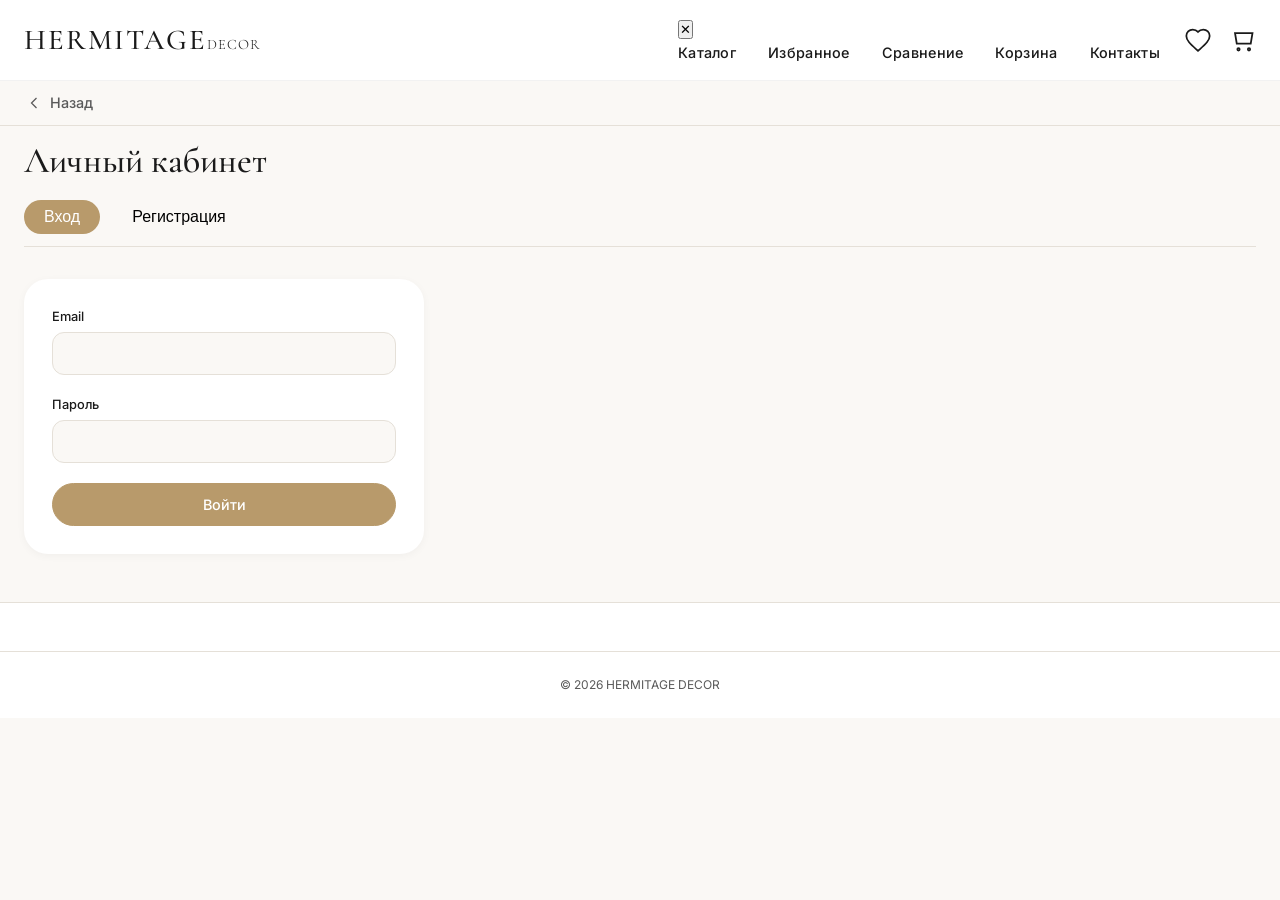
<file: account.html>
<!DOCTYPE html>
<html lang="ru">
<head>
  <meta charset="UTF-8" />
  <meta name="viewport" content="width=device-width, initial-scale=1.0, viewport-fit=cover" />
  <title>Личный кабинет — HERMITAGE DECOR</title>
  <link rel="preconnect" href="https://fonts.googleapis.com" />
  <link rel="preconnect" href="https://fonts.gstatic.com" crossorigin />
  <link href="https://fonts.googleapis.com/css2?family=Cormorant+Garamond:wght@400;500;600&family=Inter:wght@300;400;500;600&display=swap" rel="stylesheet" />
  <link rel="stylesheet" href="css/styles.css" />
</head>
<body data-page-back="index.html" data-page-title="Личный кабинет">
  <header class="site-header site-header--solid">
    <div class="site-header__inner">
      <button class="nav-toggle" aria-label="Меню"><span></span><span></span><span></span></button>
      <a href="index.html" class="logo">HERMITAGE<span>DECOR</span></a>
      <nav class="site-nav">
        <ul>
          <li><a href="catalog.html">Каталог</a></li>
          <li><a href="favorites.html">Избранное</a></li>
          <li><a href="compare.html">Сравнение</a></li>
          <li><a href="cart.html">Корзина</a></li>
          <li><a href="index.html#footer">Контакты</a></li>
        </ul>
      </nav>
      <div class="header-actions">
        <a href="favorites.html" class="icon-btn"><svg viewBox="0 0 24 24" fill="none" stroke="currentColor" stroke-width="1.5"><path d="M12 21.35l-1.45-1.32C5.4 15.36 2 12.28 2 8.5 2 5.42 4.42 3 7.5 3c1.74 0 3.41.81 4.5 2.09C13.09 3.81 14.76 3 16.5 3 19.58 3 22 5.42 22 8.5c0 3.78-3.4 6.86-8.55 11.54L12 21.35z"/></svg><span class="badge-count" data-fav-count hidden>0</span></a>
        <a href="cart.html" class="icon-btn"><svg viewBox="0 0 24 24" fill="none" stroke="currentColor" stroke-width="1.5"><path d="M6 6h15l-1.5 9h-12z"/><circle cx="9" cy="20" r="1"/><circle cx="18" cy="20" r="1"/></svg><span class="badge-count" data-cart-count hidden>0</span></a>
      </div>
    </div>
  </header>

  <header class="page-header"><div class="container"><h1>Личный кабинет</h1></div></header>

  <div class="container section" style="padding-top: 0;" id="account-root"></div>

  <footer class="site-footer"><div class="container footer-copy">© 2026 HERMITAGE DECOR</div></footer>

  <script src="js/data.js"></script>
  <script src="js/app.js"></script>
  <script>
    const root = document.getElementById('account-root');
    const user = Store.user();
    const hash = window.location.hash.slice(1) || (user ? 'profile' : 'login');

    function showPanel(name) {
      root.querySelectorAll('.account-panel').forEach((p) => p.classList.toggle('is-active', p.id === `panel-${name}`));
      root.querySelectorAll('[data-tab-link]').forEach((a) => a.classList.toggle('is-active', a.dataset.tabLink === name));
      window.location.hash = name;
    }

    if (!user) {
      root.innerHTML = `
        <div class="account-tabs">
          <button type="button" data-tab-link="login" class="is-active">Вход</button>
          <button type="button" data-tab-link="register">Регистрация</button>
        </div>
        <div id="panel-login" class="account-panel is-active" style="max-width: 400px;">
          <form id="login-form" class="checkout-form">
            <div class="form-group"><label>Email</label><input type="email" name="email" required /></div>
            <div class="form-group"><label>Пароль</label><input type="password" name="password" required /></div>
            <button type="submit" class="btn btn--primary btn--block">Войти</button>
          </form>
        </div>
        <div id="panel-register" class="account-panel" style="max-width: 400px;">
          <form id="register-form" class="checkout-form">
            <div class="form-group"><label>Имя</label><input type="text" name="firstName" required /></div>
            <div class="form-group"><label>Фамилия</label><input type="text" name="lastName" required /></div>
            <div class="form-group"><label>Телефон</label><input type="tel" name="phone" required /></div>
            <div class="form-group"><label>Email</label><input type="email" name="email" required /></div>
            <div class="form-group"><label>Пароль</label><input type="password" name="password" required minlength="6" /></div>
            <button type="submit" class="btn btn--primary btn--block">Зарегистрироваться</button>
          </form>
        </div>`;
      root.querySelectorAll('[data-tab-link]').forEach((btn) => {
        btn.addEventListener('click', () => showPanel(btn.dataset.tabLink));
      });
      if (hash === 'register') showPanel('register');
    } else {
      const orders = Store.orders();
      const favProducts = Store.favorites().map(getProduct).filter(Boolean);

      root.innerHTML = `
        <p style="margin-bottom: 24px;">Здравствуйте, <strong>${user.firstName}</strong></p>
        <div class="account-tabs">
          <button type="button" data-tab-link="profile" class="is-active">Личные данные</button>
          <button type="button" data-tab-link="favorites">Избранное</button>
          <button type="button" data-tab-link="orders">История заявок</button>
        </div>
        <div id="panel-profile" class="account-panel is-active" style="max-width: 480px;">
          <form id="profile-form" class="checkout-form">
            <div class="form-group"><label>Имя</label><input type="text" name="firstName" value="${user.firstName}" required /></div>
            <div class="form-group"><label>Фамилия</label><input type="text" name="lastName" value="${user.lastName}" required /></div>
            <div class="form-group"><label>Телефон</label><input type="tel" name="phone" value="${user.phone || ''}" required /></div>
            <div class="form-group"><label>Email</label><input type="email" value="${user.email}" disabled style="opacity:0.6;" /></div>
            <button type="submit" class="btn btn--primary btn--block">Сохранить</button>
            <button type="button" class="btn btn--outline btn--block mt-2" data-logout>Выйти</button>
          </form>
        </div>
        <div id="panel-favorites" class="account-panel">
          <div class="products-grid" id="account-fav-grid"></div>
        </div>
        <div id="panel-orders" class="account-panel">
          <div id="orders-list"></div>
        </div>`;

      const favGrid = document.getElementById('account-fav-grid');
      if (favProducts.length) {
        favGrid.innerHTML = favProducts.map((p) => renderProductCard(p)).join('');
        initFavButtons(favGrid);
        initProductCardImages(favGrid);
      } else {
        favGrid.innerHTML = '<div class="empty-state"><p>Избранное пусто</p></div>';
      }

      const ordersList = document.getElementById('orders-list');
      if (orders.length) {
        ordersList.innerHTML = orders.map((o) => `
          <div class="order-card">
            <p class="order-card__date">${new Date(o.date).toLocaleString('ru-RU')}</p>
            <p><strong>${o.firstName} ${o.lastName}</strong> · ${o.phone}</p>
            <ul style="margin-top:8px;font-size:14px;color:var(--text-secondary);">
              ${o.items.map((i) => `<li>${i.name}${i.qty > 1 ? ` ×${i.qty}` : ''}</li>`).join('')}
            </ul>
          </div>
        `).join('');
      } else {
        ordersList.innerHTML = '<div class="empty-state"><p>Заявок пока нет</p></div>';
      }

      root.querySelectorAll('[data-tab-link]').forEach((btn) => {
        btn.addEventListener('click', () => showPanel(btn.dataset.tabLink));
      });
      if (['profile', 'favorites', 'orders'].includes(hash)) showPanel(hash);
    }
  </script>
</body>
</html>
</file>
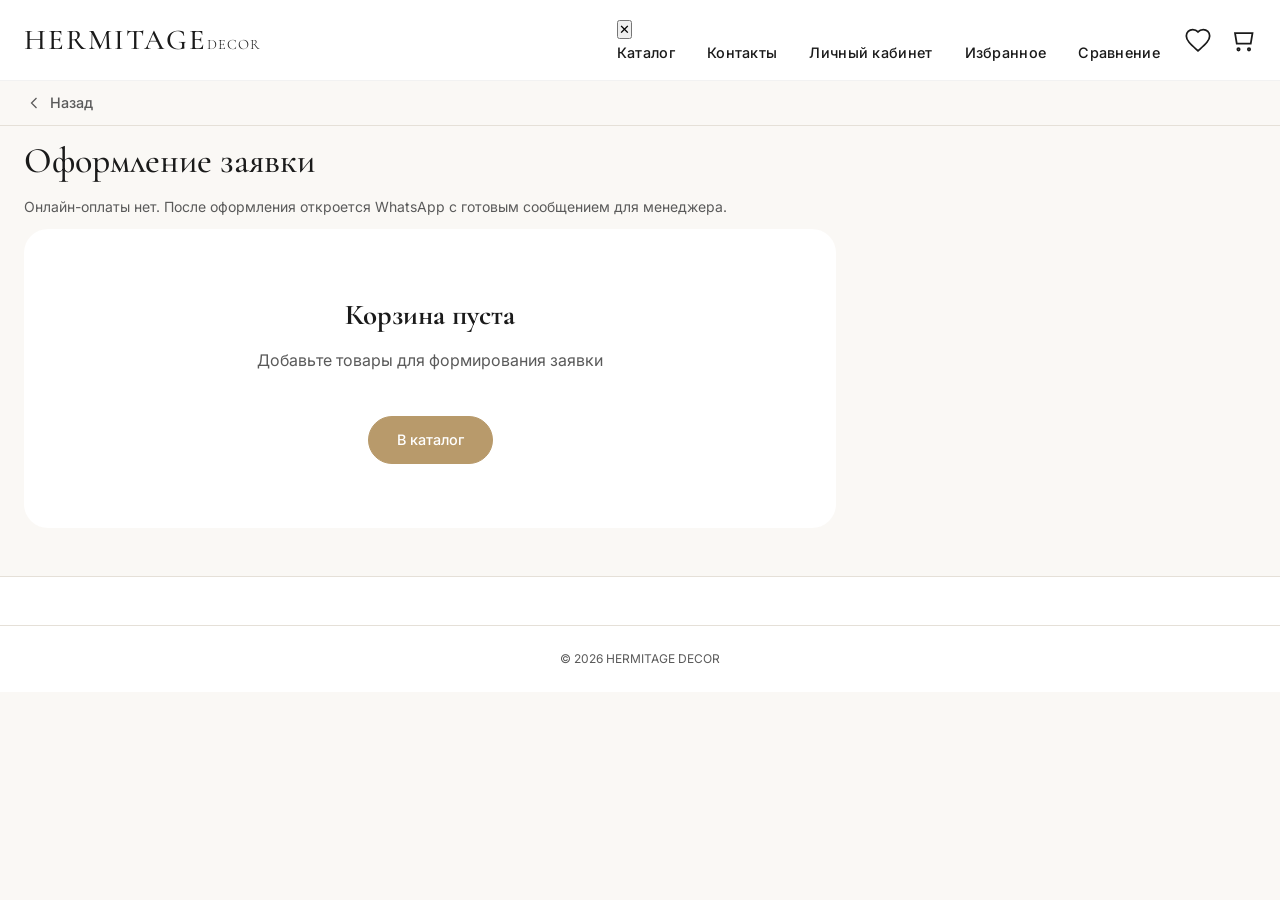
<file: cart.html>
<!DOCTYPE html>
<html lang="ru">
<head>
  <meta charset="UTF-8" />
  <meta name="viewport" content="width=device-width, initial-scale=1.0, viewport-fit=cover" />
  <title>Корзина — HERMITAGE DECOR</title>
  <link rel="preconnect" href="https://fonts.googleapis.com" />
  <link rel="preconnect" href="https://fonts.gstatic.com" crossorigin />
  <link href="https://fonts.googleapis.com/css2?family=Cormorant+Garamond:wght@400;500;600&family=Inter:wght@300;400;500;600&display=swap" rel="stylesheet" />
  <link rel="stylesheet" href="css/styles.css" />
</head>
<body data-page-back="catalog.html" data-page-title="Корзина">
  <header class="site-header site-header--solid">
    <div class="site-header__inner">
      <button class="nav-toggle" aria-label="Меню"><span></span><span></span><span></span></button>
      <a href="index.html" class="logo">HERMITAGE<span>DECOR</span></a>
      <nav class="site-nav">
        <ul>
          <li><a href="catalog.html">Каталог</a></li>
          <li><a href="index.html#footer">Контакты</a></li>
          <li><a href="account.html">Личный кабинет</a></li>
          <li><a href="favorites.html">Избранное</a></li>
          <li><a href="compare.html">Сравнение</a></li>
        </ul>
      </nav>
      <div class="header-actions">
        <a href="favorites.html" class="icon-btn"><svg viewBox="0 0 24 24" fill="none" stroke="currentColor" stroke-width="1.5"><path d="M12 21.35l-1.45-1.32C5.4 15.36 2 12.28 2 8.5 2 5.42 4.42 3 7.5 3c1.74 0 3.41.81 4.5 2.09C13.09 3.81 14.76 3 16.5 3 19.58 3 22 5.42 22 8.5c0 3.78-3.4 6.86-8.55 11.54L12 21.35z"/></svg><span class="badge-count" data-fav-count hidden>0</span></a>
        <a href="cart.html" class="icon-btn"><svg viewBox="0 0 24 24" fill="none" stroke="currentColor" stroke-width="1.5"><path d="M6 6h15l-1.5 9h-12z"/><circle cx="9" cy="20" r="1"/><circle cx="18" cy="20" r="1"/></svg><span class="badge-count" data-cart-count hidden>0</span></a>
      </div>
    </div>
  </header>

  <header class="page-header">
    <div class="container">
      <h1>Оформление заявки</h1>
      <p style="color: var(--text-secondary); font-size: 14px; margin-top: 8px;">Онлайн-оплаты нет. После оформления откроется WhatsApp с готовым сообщением для менеджера.</p>
    </div>
  </header>

  <div class="container section" style="padding-top: 0;">
    <div class="cart-layout" id="cart-root"></div>
  </div>

  <footer class="site-footer">
    <div class="container footer-copy">© 2026 HERMITAGE DECOR</div>
  </footer>

  <script src="js/data.js"></script>
  <script src="js/app.js"></script>
  <script>
    const root = document.getElementById('cart-root');
    const user = Store.user();

    function renderCart() {
      const cart = Store.cart();
      if (!cart.length) {
        root.innerHTML = `<div class="empty-state"><h2>Корзина пуста</h2><p>Добавьте товары для формирования заявки</p><a href="catalog.html" class="btn btn--primary" style="margin-top:20px;">В каталог</a></div>`;
        return;
      }

      const items = cart.map((c) => {
        const p = getProduct(c.id);
        return p ? { ...p, qty: c.qty } : null;
      }).filter(Boolean);

      const total = items.reduce((s, i) => s + i.price * i.qty, 0);

      root.innerHTML = `
        <div>
          <div class="cart-list" id="cart-list">
            ${items.map((item) => `
              <div class="cart-item" data-id="${item.id}">
                <a href="product.html?id=${item.id}" class="cart-item__img"><img src="${item.image}" alt="${item.name}" /></a>
                <div class="cart-item__info">
                  <h3><a href="product.html?id=${item.id}">${item.name}</a></h3>
                  <p style="font-size:13px;color:var(--text-secondary);">${item.country} · ${item.factory}</p>
                  <p class="product-card__price">${formatPrice(item.price)}</p>
                  <div class="qty-control">
                    <button type="button" data-qty-minus="${item.id}">−</button>
                    <span>${item.qty}</span>
                    <button type="button" data-qty-plus="${item.id}">+</button>
                  </div>
                  <button type="button" class="cart-remove" data-remove="${item.id}">Удалить</button>
                </div>
              </div>
            `).join('')}
          </div>
          <p style="font-size: 18px; margin-top: 16px;">Итого: <strong>${formatPrice(total)}</strong></p>
          <p style="font-size: 12px; color: var(--text-secondary); margin-top: 8px;">Окончательная стоимость уточняется менеджером</p>
        </div>
        <form class="checkout-form" id="checkout-form">
          <h2 style="font-size: 24px; margin-bottom: 24px; font-family: var(--font-display);">Ваши данные</h2>
          <div class="form-group">
            <label for="firstName">Имя</label>
            <input type="text" id="firstName" name="firstName" required value="${user?.firstName || ''}" />
          </div>
          <div class="form-group">
            <label for="lastName">Фамилия</label>
            <input type="text" id="lastName" name="lastName" required value="${user?.lastName || ''}" />
          </div>
          <div class="form-group">
            <label for="phone">Телефон</label>
            <input type="tel" id="phone" name="phone" required placeholder="+7 (___) ___-__-__" value="${user?.phone || ''}" />
          </div>
          <button type="submit" class="btn btn--primary btn--block">Оформить заказ</button>
          <p style="font-size: 11px; color: var(--text-secondary); margin-top: 16px; text-align: center;">Нажимая кнопку, вы перейдёте в WhatsApp для отправки заявки менеджеру</p>
        </form>`;

      root.querySelectorAll('[data-qty-minus]').forEach((btn) => {
        btn.addEventListener('click', () => {
          const id = btn.dataset.qtyMinus;
          const item = Store.cart().find((c) => c.id === id);
          if (item && item.qty > 1) Store.updateCartQty(id, item.qty - 1);
          else Store.removeFromCart(id);
          renderCart();
        });
      });
      root.querySelectorAll('[data-qty-plus]').forEach((btn) => {
        btn.addEventListener('click', () => {
          const id = btn.dataset.qtyPlus;
          const item = Store.cart().find((c) => c.id === id);
          if (item) Store.updateCartQty(id, item.qty + 1);
          renderCart();
        });
      });
      root.querySelectorAll('[data-remove]').forEach((btn) => {
        btn.addEventListener('click', () => {
          Store.removeFromCart(btn.dataset.remove);
          renderCart();
        });
      });

      document.getElementById('checkout-form').addEventListener('submit', (e) => {
        e.preventDefault();
        const fd = new FormData(e.target);
        const firstName = fd.get('firstName').trim();
        const lastName = fd.get('lastName').trim();
        const phone = fd.get('phone').trim();
        const orderItems = items.map((i) => ({ name: i.name, qty: i.qty }));
        Store.addOrder({ firstName, lastName, phone, items: orderItems });
        const url = buildWhatsAppUrl(firstName, lastName, phone, orderItems);
        window.open(url, '_blank');
        Store.setCart([]);
        renderCart();
      });
    }

    renderCart();
  </script>
</body>
</html>
</file>
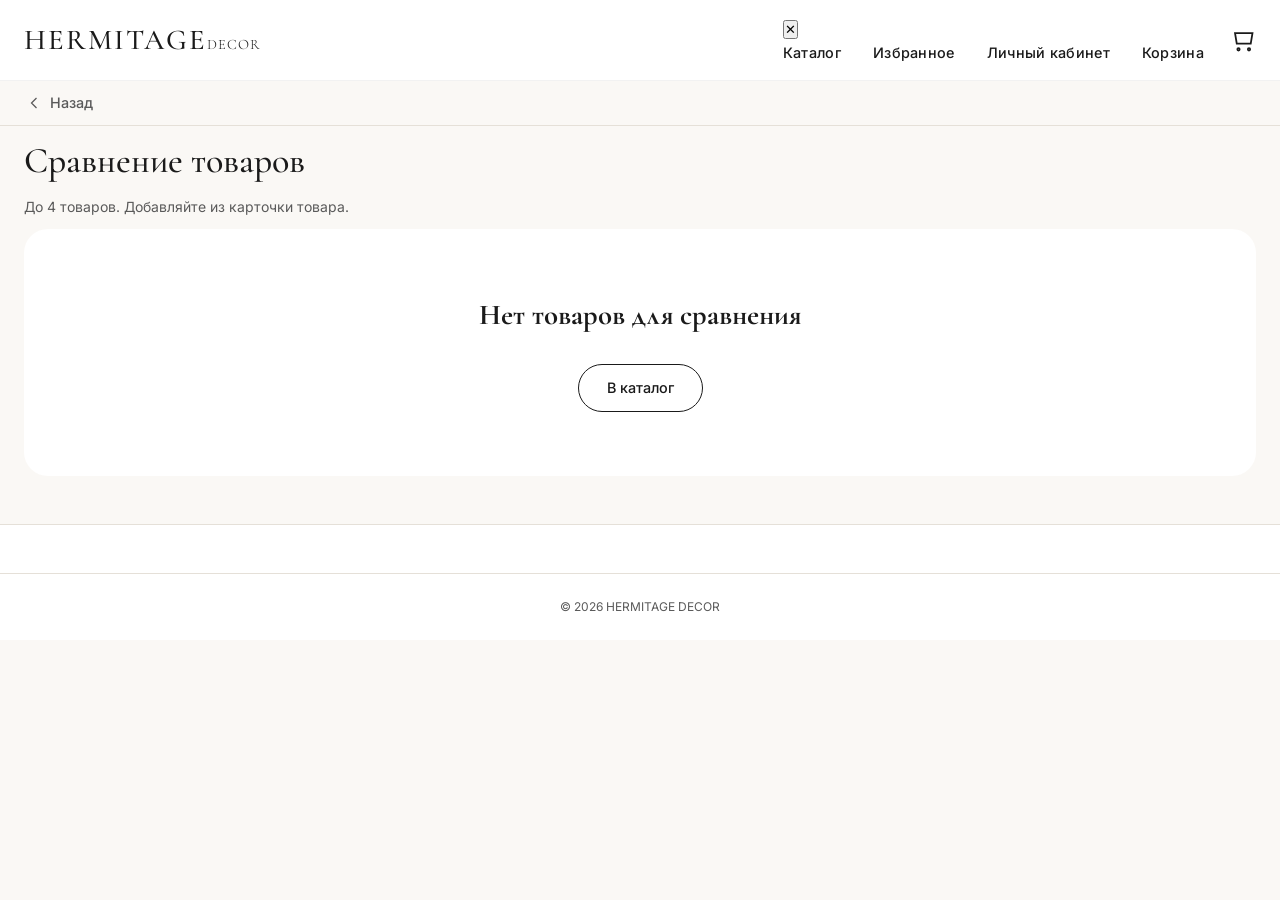
<file: compare.html>
<!DOCTYPE html>
<html lang="ru">
<head>
  <meta charset="UTF-8" />
  <meta name="viewport" content="width=device-width, initial-scale=1.0, viewport-fit=cover" />
  <title>Сравнение — HERMITAGE DECOR</title>
  <link rel="preconnect" href="https://fonts.googleapis.com" />
  <link rel="preconnect" href="https://fonts.gstatic.com" crossorigin />
  <link href="https://fonts.googleapis.com/css2?family=Cormorant+Garamond:wght@400;500;600&family=Inter:wght@300;400;500;600&display=swap" rel="stylesheet" />
  <link rel="stylesheet" href="css/styles.css" />
</head>
<body data-page-back="catalog.html" data-page-title="Сравнение">
  <header class="site-header site-header--solid">
    <div class="site-header__inner">
      <button class="nav-toggle" aria-label="Меню"><span></span><span></span><span></span></button>
      <a href="index.html" class="logo">HERMITAGE<span>DECOR</span></a>
      <nav class="site-nav">
        <ul>
          <li><a href="catalog.html">Каталог</a></li>
          <li><a href="favorites.html">Избранное</a></li>
          <li><a href="account.html">Личный кабинет</a></li>
          <li><a href="cart.html">Корзина</a></li>
        </ul>
      </nav>
      <div class="header-actions">
        <a href="cart.html" class="icon-btn"><svg viewBox="0 0 24 24" fill="none" stroke="currentColor" stroke-width="1.5"><path d="M6 6h15l-1.5 9h-12z"/><circle cx="9" cy="20" r="1"/><circle cx="18" cy="20" r="1"/></svg><span class="badge-count" data-cart-count hidden>0</span></a>
      </div>
    </div>
  </header>

  <header class="page-header">
    <div class="container">
      <h1>Сравнение товаров</h1>
      <p style="color: var(--text-secondary); font-size: 14px; margin-top: 8px;">До 4 товаров. Добавляйте из карточки товара.</p>
    </div>
  </header>

  <div class="container section" style="padding-top: 0;" id="compare-root"></div>

  <footer class="site-footer"><div class="container footer-copy">© 2026 HERMITAGE DECOR</div></footer>

  <script src="js/data.js"></script>
  <script src="js/app.js"></script>
  <script>
    const ids = Store.compare();
    const products = ids.map(getProduct).filter(Boolean);
    const root = document.getElementById('compare-root');

    if (!products.length) {
      root.innerHTML = '<div class="empty-state"><h2>Нет товаров для сравнения</h2><a href="catalog.html" class="btn btn--outline" style="margin-top:16px;">В каталог</a></div>';
    } else {
      const rows = [
        ['Цена', ...products.map((p) => formatPrice(p.price))],
        ['Страна', ...products.map((p) => p.country)],
        ['Фабрика', ...products.map((p) => p.factory)],
        ['Артикул', ...products.map((p) => p.sku)],
        ['Размеры', ...products.map((p) => p.sizes)],
        ['Материал', ...products.map((p) => p.material)],
        ['Цвет', ...products.map((p) => p.color)],
        ['Наличие', ...products.map((p) => (p.inStock ? 'В наличии' : 'Под заказ'))],
      ];

      const bindRemove = (container) => {
        container.querySelectorAll('[data-remove-compare]').forEach((btn) => {
          btn.addEventListener('click', () => {
            Store.toggleCompare(btn.dataset.removeCompare);
            location.reload();
          });
        });
      };

      root.innerHTML = `
        <p class="scroll-hint">Прокрутите таблицу влево →</p>
        <div class="compare-table-wrap">
          <table class="compare-table">
            <thead>
              <tr>
                <th></th>
                ${products.map((p) => `
                  <th>
                    <img class="compare-product-img" src="${p.image}" alt="${p.name}" />
                    <a href="product.html?id=${p.id}">${p.name}</a>
                    <button type="button" data-remove-compare="${p.id}" style="display:block;margin:8px auto 0;font-size:11px;border:none;background:none;cursor:pointer;text-decoration:underline;color:var(--text-secondary);">Убрать</button>
                  </th>
                `).join('')}
              </tr>
            </thead>
            <tbody>
              ${rows.map(([label, ...vals]) => `
                <tr><td>${label}</td>${vals.map((v) => `<td>${v}</td>`).join('')}</tr>
              `).join('')}
            </tbody>
          </table>
        </div>`;

      bindRemove(root);
    }
  </script>
</body>
</html>
</file>
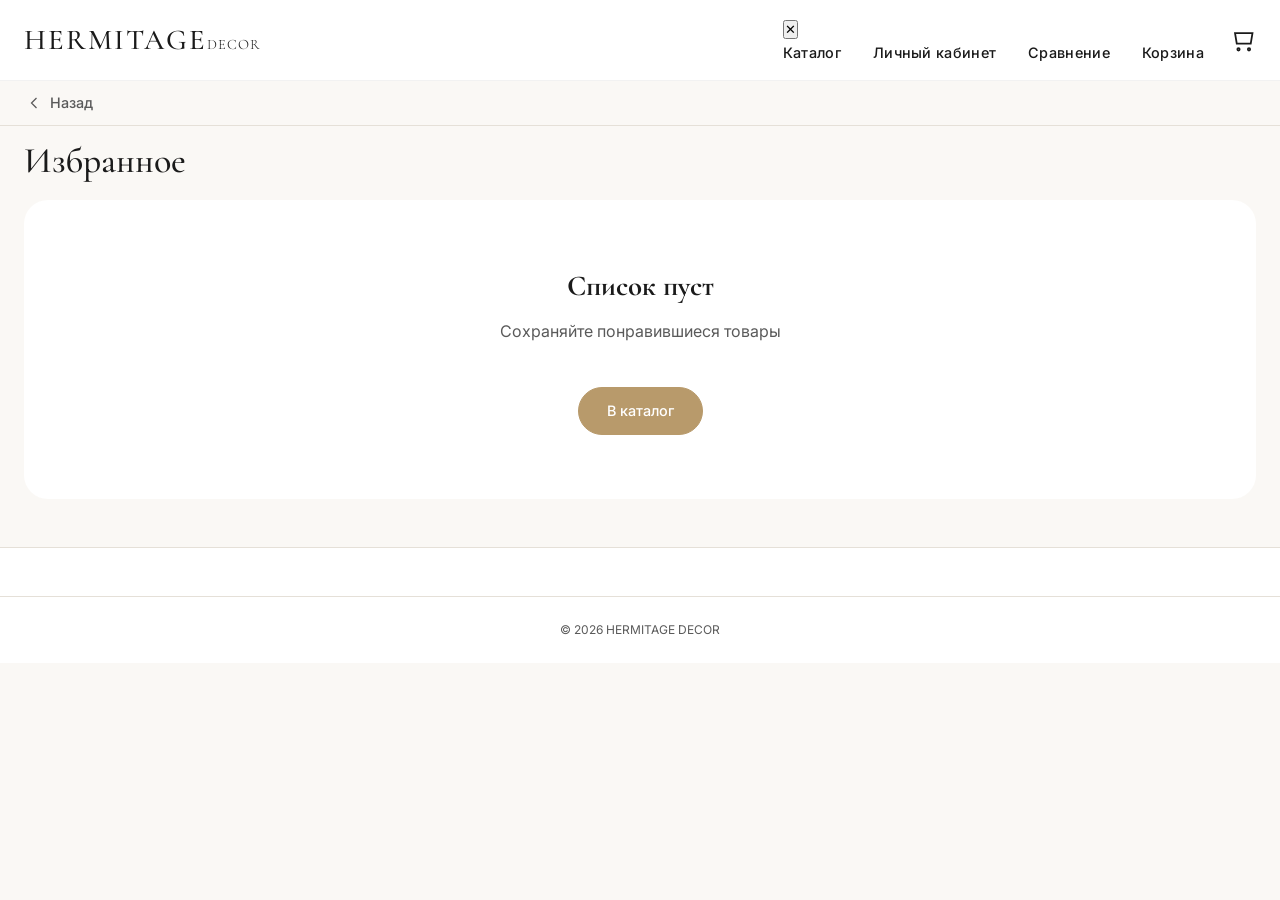
<file: favorites.html>
<!DOCTYPE html>
<html lang="ru">
<head>
  <meta charset="UTF-8" />
  <meta name="viewport" content="width=device-width, initial-scale=1.0, viewport-fit=cover" />
  <title>Избранное — HERMITAGE DECOR</title>
  <link rel="preconnect" href="https://fonts.googleapis.com" />
  <link rel="preconnect" href="https://fonts.gstatic.com" crossorigin />
  <link href="https://fonts.googleapis.com/css2?family=Cormorant+Garamond:wght@400;500;600&family=Inter:wght@300;400;500;600&display=swap" rel="stylesheet" />
  <link rel="stylesheet" href="css/styles.css" />
</head>
<body data-page-back="catalog.html" data-page-title="Избранное">
  <header class="site-header site-header--solid">
    <div class="site-header__inner">
      <button class="nav-toggle" aria-label="Меню"><span></span><span></span><span></span></button>
      <a href="index.html" class="logo">HERMITAGE<span>DECOR</span></a>
      <nav class="site-nav">
        <ul>
          <li><a href="catalog.html">Каталог</a></li>
          <li><a href="account.html">Личный кабинет</a></li>
          <li><a href="compare.html">Сравнение</a></li>
          <li><a href="cart.html">Корзина</a></li>
        </ul>
      </nav>
      <div class="header-actions">
        <a href="cart.html" class="icon-btn"><svg viewBox="0 0 24 24" fill="none" stroke="currentColor" stroke-width="1.5"><path d="M6 6h15l-1.5 9h-12z"/><circle cx="9" cy="20" r="1"/><circle cx="18" cy="20" r="1"/></svg><span class="badge-count" data-cart-count hidden>0</span></a>
      </div>
    </div>
  </header>

  <header class="page-header"><div class="container"><h1>Избранное</h1></div></header>

  <div class="container section" style="padding-top: 0;">
    <div class="products-grid" id="fav-grid"></div>
  </div>

  <footer class="site-footer"><div class="container footer-copy">© 2026 HERMITAGE DECOR</div></footer>

  <script src="js/data.js"></script>
  <script src="js/app.js"></script>
  <script>
    const products = Store.favorites().map(getProduct).filter(Boolean);
    const grid = document.getElementById('fav-grid');
    function renderFav() {
      const list = Store.favorites().map(getProduct).filter(Boolean);
      if (!list.length) {
        grid.innerHTML = '<div class="empty-state" style="grid-column:1/-1;"><h2>Список пуст</h2><p>Сохраняйте понравившиеся товары</p><a href="catalog.html" class="btn btn--primary" style="margin-top:20px;">В каталог</a></div>';
        return;
      }
      grid.innerHTML = list.map((p) => renderProductCard(p)).join('');
      initFavButtons(grid);
      initProductCardImages(grid);
      grid.querySelectorAll('[data-fav]').forEach((btn) => {
        btn.addEventListener('click', () => setTimeout(renderFav, 50));
      });
    }
    if (products.length) {
      renderFav();
    } else {
      grid.innerHTML = '<div class="empty-state" style="grid-column:1/-1;"><h2>Список пуст</h2><p>Сохраняйте понравившиеся товары</p><a href="catalog.html" class="btn btn--primary" style="margin-top:20px;">В каталог</a></div>';
    }
  </script>
</body>
</html>
</file>
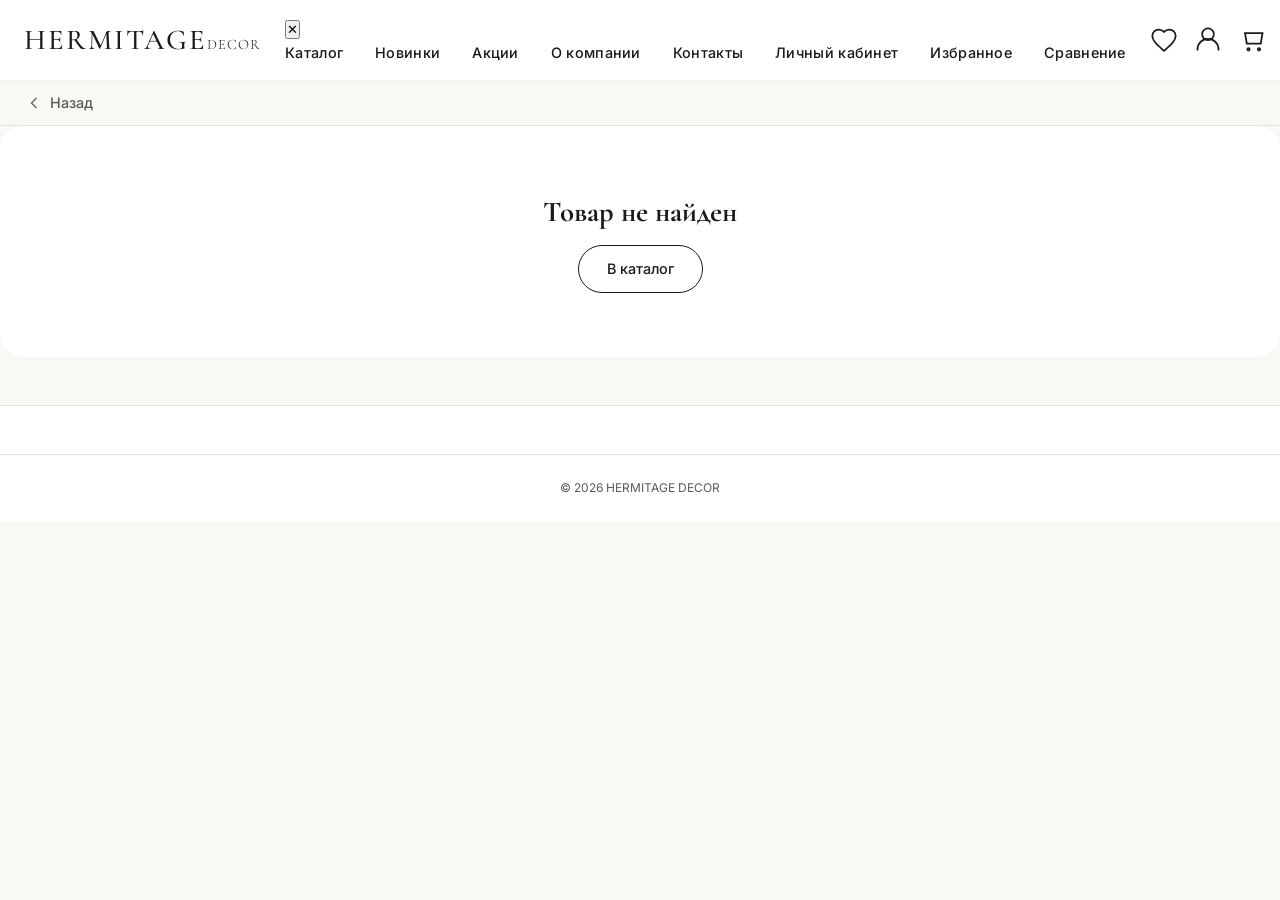
<file: product.html>
<!DOCTYPE html>
<html lang="ru">
<head>
  <meta charset="UTF-8" />
  <meta name="viewport" content="width=device-width, initial-scale=1.0, viewport-fit=cover" />
  <title>Товар — HERMITAGE DECOR</title>
  <link rel="preconnect" href="https://fonts.googleapis.com" />
  <link rel="preconnect" href="https://fonts.gstatic.com" crossorigin />
  <link href="https://fonts.googleapis.com/css2?family=Cormorant+Garamond:wght@400;500;600&family=Inter:wght@300;400;500;600&display=swap" rel="stylesheet" />
  <link rel="stylesheet" href="css/styles.css" />
</head>
<body data-page-back="catalog.html" data-page-title="Товар">
  <header class="site-header site-header--solid">
    <div class="site-header__inner">
      <button class="nav-toggle" aria-label="Меню"><span></span><span></span><span></span></button>
      <a href="index.html" class="logo">HERMITAGE<span>DECOR</span></a>
      <nav class="site-nav">
        <ul>
          <li><a href="catalog.html">Каталог</a></li>
          <li><a href="catalog.html?new=1">Новинки</a></li>
          <li><a href="catalog.html?sale=1">Акции</a></li>
          <li><a href="index.html#about">О компании</a></li>
          <li><a href="index.html#footer">Контакты</a></li>
          <li><a href="account.html">Личный кабинет</a></li>
          <li><a href="favorites.html">Избранное</a></li>
          <li><a href="compare.html">Сравнение</a></li>
        </ul>
      </nav>
      <div class="header-actions">
        <a href="favorites.html" class="icon-btn" aria-label="Избранное"><svg viewBox="0 0 24 24" fill="none" stroke="currentColor" stroke-width="1.5"><path d="M12 21.35l-1.45-1.32C5.4 15.36 2 12.28 2 8.5 2 5.42 4.42 3 7.5 3c1.74 0 3.41.81 4.5 2.09C13.09 3.81 14.76 3 16.5 3 19.58 3 22 5.42 22 8.5c0 3.78-3.4 6.86-8.55 11.54L12 21.35z"/></svg><span class="badge-count" data-fav-count hidden>0</span></a>
        <a href="account.html" class="icon-btn"><svg viewBox="0 0 24 24" fill="none" stroke="currentColor" stroke-width="1.5"><path d="M12 12a5 5 0 100-10 5 5 0 000 10zM3 21v-1a9 9 0 0118 0v1"/></svg></a>
        <a href="cart.html" class="icon-btn"><svg viewBox="0 0 24 24" fill="none" stroke="currentColor" stroke-width="1.5"><path d="M6 6h15l-1.5 9h-12z"/><circle cx="9" cy="20" r="1"/><circle cx="18" cy="20" r="1"/></svg><span class="badge-count" data-cart-count hidden>0</span></a>
      </div>
    </div>
  </header>

  <article class="product-page" id="product-root">
    <div class="empty-state"><p>Товар не найден</p><a href="catalog.html" class="btn btn--outline">В каталог</a></div>
  </article>

  <section class="section" id="similar-section" hidden>
    <div class="container">
      <p class="section__subtitle">Рекомендуем</p>
      <h2 class="section__title">Похожие товары</h2>
      <div class="products-grid" id="similar-grid"></div>
    </div>
  </section>

  <footer class="site-footer">
    <div class="container footer-copy">© 2026 HERMITAGE DECOR</div>
  </footer>

  <script src="js/data.js"></script>
  <script src="js/app.js"></script>
  <script>
    const id = getQueryParams().id;
    const product = getProduct(id);
    const root = document.getElementById('product-root');

    if (!product) {
      root.innerHTML = '<div class="empty-state container"><h2>Товар не найден</h2><a href="catalog.html" class="btn btn--outline">В каталог</a></div>';
    } else {
      document.title = `${product.name} — HERMITAGE DECOR`;
      document.body.dataset.pageTitle = product.name;
      const isFav = Store.isFavorite(product.id);
      const stock = product.inStock ? 'В наличии' : 'Под заказ';

      root.innerHTML = `
        <div class="product-layout">
          <div class="product-gallery">
            <div class="product-gallery__main">
              <img id="main-image" src="${product.image}" alt="${product.name}" />
            </div>
            <div class="product-gallery__thumbs">
              ${product.images.map((img, i) => `
                <button type="button" class="${i === 0 ? 'is-active' : ''}" data-img="${img}">
                  <img src="${img}" alt="" />
                </button>
              `).join('')}
            </div>
          </div>
          <div class="product-info">
            ${product.isNew ? '<span class="badge badge--new" style="position:static;display:inline-block;margin-bottom:12px;">Новинка</span>' : ''}
            ${product.isSale ? '<span class="badge badge--sale" style="position:static;display:inline-block;margin-bottom:12px;">Акция</span>' : ''}
            <h1>${product.name}</h1>
            <p class="product-info__price">${formatPrice(product.price)}</p>
            
            <div class="product-actions">
              <button type="button" class="btn btn--primary btn--block" id="add-cart">Добавить в корзину</button>
              <a href="${productWhatsAppUrl(product)}" class="btn btn--whatsapp btn--block" target="_blank" rel="noopener">Заказать через WhatsApp</a>
              <div style="display:flex;gap:12px;margin-top:8px;">
                <button type="button" class="btn btn--outline btn--sm" id="toggle-fav">${isFav ? 'В избранном' : 'В избранное'}</button>
                <button type="button" class="btn btn--outline btn--sm" id="toggle-compare">Сравнить</button>
              </div>
            </div>
            <div class="tabs">
              <div class="tabs__nav">
                <button type="button" class="is-active" data-tab="desc">Описание</button>
                <button type="button" data-tab="specs">Характеристики</button>
              </div>
              <div class="tabs__panel is-active" id="tab-desc"><p>${product.description}</p></div>
              <div class="tabs__panel" id="tab-specs">
                <table class="specs-table">
                  <tr><td>Страна</td><td>${product.country}</td></tr>
                  <tr><td>Фабрика</td><td>${product.factory}</td></tr>
                  <tr><td>Артикул</td><td>${product.sku}</td></tr>
                  <tr><td>Размеры</td><td>${product.sizes}</td></tr>
                  <tr><td>Материал</td><td>${product.material}</td></tr>
                  <tr><td>Цвет</td><td>${product.color}</td></tr>
                  <tr><td>Наличие</td><td>${stock}</td></tr>
                </table>
              </div>
            </div>
          </div>
        </div>`;

      root.querySelectorAll('.product-gallery__thumbs button').forEach((btn) => {
        btn.addEventListener('click', () => {
          root.querySelectorAll('.product-gallery__thumbs button').forEach((b) => b.classList.remove('is-active'));
          btn.classList.add('is-active');
          document.getElementById('main-image').src = btn.dataset.img;
        });
      });

      root.querySelectorAll('.tabs__nav button').forEach((btn) => {
        btn.addEventListener('click', () => {
          root.querySelectorAll('.tabs__nav button').forEach((b) => b.classList.remove('is-active'));
          root.querySelectorAll('.tabs__panel').forEach((p) => p.classList.remove('is-active'));
          btn.classList.add('is-active');
          document.getElementById(`tab-${btn.dataset.tab}`).classList.add('is-active');
        });
      });

      document.getElementById('add-cart').addEventListener('click', () => {
        Store.addToCart(product.id);
        const btn = document.getElementById('add-cart');
        btn.textContent = 'Добавлено в корзину';
        setTimeout(() => { btn.textContent = 'Добавить в корзину'; }, 2000);
      });

      document.getElementById('toggle-fav').addEventListener('click', () => {
        const active = Store.toggleFavorite(product.id);
        document.getElementById('toggle-fav').textContent = active ? 'В избранном' : 'В избранное';
      });

      const compareBtn = document.getElementById('toggle-compare');
      updateCompareButton(compareBtn, product.id);
      compareBtn.addEventListener('click', () => handleCompareClick(compareBtn, product.id));

      const similar = HERMITAGE.products
        .filter((p) => p.id !== product.id && (p.category === product.category || p.factory === product.factory))
        .slice(0, 4);
      if (similar.length) {
        document.getElementById('similar-section').hidden = false;
        document.getElementById('similar-grid').innerHTML = similar.map((p) => renderProductCard(p)).join('');
        initFavButtons(document.getElementById('similar-grid'));
        initProductCardImages(document.getElementById('similar-grid'));
      }
    }
  </script>
</body>
</html>
</file>
<file: css/styles.css>
/* RESET & BASE */
* {
  margin: 0;
  padding: 0;
  box-sizing: border-box;
}

:root {
  --bg-light: #faf8f5;
  --white: #ffffff;
  --text-dark: #1a1a1a;
  --text-secondary: #5a5a5a;
  --gold: #b89a6b;
  --gold-dark: #9e7a4a;
  --border: #e5e0d8;
  --shadow: 0 8px 30px rgba(0, 0, 0, 0.08);
  --shadow-sm: 0 2px 8px rgba(0, 0, 0, 0.04);
  --font-main: 'Inter', sans-serif;
  --font-display: 'Cormorant Garamond', serif;
  --transition: all 0.25s ease;
  --header-height: 60px;
}

body {
  font-family: var(--font-main);
  background: var(--bg-light);
  color: var(--text-dark);
  line-height: 1.5;
  -webkit-font-smoothing: antialiased;
  overflow-x: hidden;
}

a {
  text-decoration: none;
  color: inherit;
}

img {
  max-width: 100%;
  display: block;
}

/* HEADER */
.site-header {
  position: sticky;
  top: 0;
  z-index: 1000;
  background: rgba(255, 255, 255, 0.96);
  backdrop-filter: blur(8px);
  border-bottom: 1px solid rgba(0, 0, 0, 0.05);
}

.site-header--hero {
  position: fixed;
  top: 0;
  left: 0;
  right: 0;
  background: transparent;
  backdrop-filter: none;
  border-bottom: 1px solid rgba(255, 255, 255, 0.2);
}

.site-header--hero.is-scrolled {
  background: rgba(255, 255, 255, 0.97);
  backdrop-filter: blur(10px);
  border-bottom-color: rgba(0, 0, 0, 0.06);
  box-shadow: var(--shadow-sm);
}

.site-header--hero.is-scrolled .logo,
.site-header--hero.is-scrolled .icon-btn {
  color: var(--text-dark);
}

.site-header--hero.is-scrolled .nav-toggle span {
  background: var(--text-dark);
}

.site-header--hero.is-scrolled .site-nav a {
  color: var(--text-dark);
}

.site-header--hero .logo,
.site-header--hero .icon-btn {
  color: white;
}

.site-header__inner {
  max-width: 1400px;
  margin: 0 auto;
  padding: 16px 24px;
  display: flex;
  align-items: center;
  justify-content: space-between;
  gap: 24px;
}

.logo {
  font-family: var(--font-display);
  font-size: 1.8rem;
  font-weight: 500;
  letter-spacing: 2px;
}

.logo span {
  font-weight: 300;
  font-size: 0.9rem;
  letter-spacing: 1px;
}

/* НАВИГАЦИЯ */
.nav-toggle {
  display: none;
  background: none;
  border: none;
  width: 30px;
  height: 24px;
  flex-direction: column;
  justify-content: space-between;
  cursor: pointer;
  z-index: 102;
}

.nav-toggle span {
  display: block;
  height: 2px;
  width: 100%;
  background: currentColor;
  transition: var(--transition);
}

.site-header--hero .nav-toggle span {
  background: white;
}

.site-nav {
  margin-left: auto;
}

.site-nav ul {
  display: flex;
  gap: 32px;
  list-style: none;
}

.site-nav a {
  font-size: 0.9rem;
  font-weight: 500;
  letter-spacing: 0.3px;
  transition: var(--transition);
  white-space: nowrap;
}

.site-nav a:hover {
  color: var(--gold);
}

.site-header--hero .site-nav a {
  color: rgba(255, 255, 255, 0.85);
}

.site-header--hero .site-nav a:hover {
  color: white;
}

.header-actions {
  display: flex;
  gap: 16px;
  align-items: center;
}

.icon-btn {
  background: none;
  border: none;
  cursor: pointer;
  width: 28px;
  height: 28px;
  position: relative;
  color: var(--text-dark);
}

.site-header--hero .icon-btn {
  color: white;
}

.badge-count {
  position: absolute;
  top: -6px;
  right: -8px;
  background: var(--gold);
  color: white;
  font-size: 10px;
  font-weight: 600;
  padding: 2px 6px;
  border-radius: 20px;
  min-width: 18px;
  text-align: center;
}

/* ===== ПРЕМИАЛЬНОЕ БУРГЕР-МЕНЮ ===== */
@media (max-width: 992px) {
  .nav-toggle {
    display: flex;
    width: 32px;
    height: 24px;
  }

  .nav-toggle span {
    background: currentColor;
    height: 2px;
    border-radius: 2px;
    transition: all 0.3s ease;
  }

  .site-nav {
    position: fixed;
    top: 0;
    left: 0;
    width: 100%;
    max-width: 100%;
    height: 100vh;
    background: linear-gradient(135deg, #1a1a1a 0%, #2a2a2a 100%);
    margin: 0;
    padding: 100px 32px 40px;
    transition: transform 0.4s cubic-bezier(0.4, 0, 0.2, 1);
    transform: translateX(-100%);
    z-index: 101;
    overflow-y: auto;
  }

  .site-nav.is-open {
    transform: translateX(0);
  }

  .site-nav ul {
    flex-direction: column;
    gap: 24px;
    list-style: none;
    padding: 0;
    margin: 0;
  }

  .site-nav li {
    border-bottom: 1px solid rgba(255, 255, 255, 0.1);
    padding-bottom: 12px;
  }

  .site-nav a {
    font-size: 1.3rem;
    font-weight: 400;
    font-family: var(--font-display);
    color: rgba(255, 255, 255, 0.85) !important;
    letter-spacing: 1px;
    transition: all 0.3s ease;
    display: block;
  }

  .site-nav a:hover {
    color: var(--gold) !important;
    transform: translateX(8px);
  }

  /* Заголовок МЕНЮ */
  .site-nav::before {
    content: "МЕНЮ";
    position: absolute;
    top: 60px;
    left: 32px;
    font-size: 0.7rem;
    letter-spacing: 3px;
    color: var(--gold);
    font-weight: 500;
  }

  /* Декоративная линия */
  .site-nav::after {
    content: '';
    position: absolute;
    bottom: 30px;
    left: 32px;
    width: 50px;
    height: 1px;
    background: var(--gold);
  }

  body.nav-open {
    overflow: hidden;
  }

  body.nav-open::after {
    content: '';
    position: fixed;
    inset: 0;
    background: rgba(0, 0, 0, 0.6);
    z-index: 100;
    backdrop-filter: blur(3px);
  }

  .site-header__inner {
    padding: 12px 20px;
  }

  .nav-close {
    display: none;
  }
}

/* HERO */
.hero {
  position: relative;
  min-height: 90vh;
  display: flex;
  align-items: center;
  justify-content: center;
  text-align: center;
  color: white;
  padding: 120px 24px;
}

.hero__bg {
  position: absolute;
  inset: 0;
  z-index: 0;
}

.hero__bg img {
  width: 100%;
  height: 100%;
  object-fit: cover;
}

.hero__overlay {
  position: absolute;
  inset: 0;
  background: rgba(0, 0, 0, 0.35);
  z-index: 1;
}

.hero__content {
  position: relative;
  z-index: 2;
  max-width: 800px;
}

.hero__title {
  font-family: var(--font-display);
  font-size: clamp(3rem, 8vw, 5.5rem);
  font-weight: 400;
  letter-spacing: 6px;
  margin-bottom: 20px;
}

.hero__tagline {
  font-size: 1.2rem;
  margin-bottom: 32px;
  opacity: 0.9;
}

/* BUTTONS */
.btn {
  display: inline-flex;
  align-items: center;
  justify-content: center;
  padding: 12px 28px;
  border-radius: 40px;
  font-weight: 500;
  font-size: 0.9rem;
  transition: var(--transition);
  cursor: pointer;
  border: 1px solid transparent;
  background: none;
  font-family: inherit;
}

.btn--primary {
  background: var(--gold);
  color: white;
  border-color: var(--gold);
}

.btn--primary:hover {
  background: var(--gold-dark);
  border-color: var(--gold-dark);
}

.btn--outline {
  border-color: var(--text-dark);
  color: var(--text-dark);
}

.btn--outline:hover {
  background: var(--text-dark);
  color: white;
}

.btn--ghost {
  border-color: rgba(255, 255, 255, 0.5);
  color: white;
}

.btn--ghost:hover {
  background: white;
  color: var(--text-dark);
  border-color: white;
}

.btn--whatsapp {
  background: #25D366;
  color: white;
  border: none;
}

.btn--whatsapp:hover {
  background: #20b859;
}

.btn--block {
  display: flex;
  width: 100%;
}

.btn--sm {
  padding: 8px 20px;
  font-size: 0.8rem;
}

.btn-group {
  display: flex;
  gap: 16px;
  flex-wrap: wrap;
}

.mt-2 {
  margin-top: 16px;
}

/* SECTIONS */
.section {
  padding: 64px 0;
}

.container {
  max-width: 1280px;
  margin: 0 auto;
  padding: 0 24px;
}

.section__subtitle {
  font-size: 0.8rem;
  text-transform: uppercase;
  letter-spacing: 2px;
  color: var(--gold);
  margin-bottom: 8px;
}

.section__title {
  font-family: var(--font-display);
  font-size: 2.5rem;
  font-weight: 500;
  margin-bottom: 40px;
  letter-spacing: 1px;
}

/* CATEGORIES */
.categories-grid {
  display: grid;
  grid-template-columns: repeat(auto-fit, minmax(200px, 1fr));
  gap: 24px;
}

.category-card {
  position: relative;
  border-radius: 16px;
  overflow: hidden;
  aspect-ratio: 1 / 1;
}

.category-card img {
  width: 100%;
  height: 100%;
  object-fit: cover;
  transition: transform 0.4s;
}

.category-card:hover img {
  transform: scale(1.05);
}

.category-card__label {
  position: absolute;
  bottom: 20px;
  left: 20px;
  background: rgba(0, 0, 0, 0.6);
  backdrop-filter: blur(4px);
  padding: 6px 16px;
  border-radius: 30px;
  color: white;
  font-size: 0.9rem;
  font-weight: 500;
}

/* PRODUCT GRID */
.products-grid {
  display: grid;
  grid-template-columns: repeat(2, minmax(0, 1fr));
  gap: 12px;
}

@media (min-width: 769px) {
  .products-grid {
    grid-template-columns: repeat(auto-fill, minmax(260px, 1fr));
    gap: 32px;
  }
}

.product-card {
  background: var(--white);
  border-radius: 16px;
  overflow: hidden;
  transition: var(--transition);
  position: relative;
  box-shadow: var(--shadow-sm);
}

.product-card:hover {
  transform: translateY(-6px);
  box-shadow: var(--shadow);
}

.product-card__image,
.product-card__media {
  display: block;
  aspect-ratio: 1 / 1;
  overflow: hidden;
  position: relative;
  background: #ece8e2;
}

.product-card__image img,
.product-card__media img {
  width: 100%;
  height: 100%;
  min-height: 0;
  object-fit: cover;
  transition: transform 0.4s;
  background: #ece8e2;
}

.product-card:hover .product-card__image img,
.product-card:hover .product-card__media img {
  transform: scale(1.03);
}

.product-card__media .badge {
  position: absolute;
  top: 8px;
  left: 8px;
  z-index: 1;
  font-size: 0.65rem;
  padding: 3px 10px;
  border-radius: 20px;
  font-weight: 500;
  color: white;
}

.badge--new {
  background: var(--gold);
}

.badge--sale {
  background: #8b4a4a;
}

.product-card__body {
  padding: 14px 14px 16px;
  position: relative;
}

.product-card__fav {
  position: absolute;
  top: -36px;
  right: 8px;
  background: rgba(255, 255, 255, 0.92);
  border: none;
  width: 36px;
  height: 36px;
  border-radius: 50%;
  display: flex;
  align-items: center;
  justify-content: center;
  cursor: pointer;
  color: var(--text-secondary);
  box-shadow: var(--shadow-sm);
}

.product-card__fav.is-active {
  color: #c45c5c;
}

.product-card__badge {
  position: absolute;
  top: 12px;
  left: 12px;
  background: var(--gold);
  color: white;
  font-size: 0.7rem;
  padding: 4px 12px;
  border-radius: 20px;
  font-weight: 500;
}

.product-card__content {
  padding: 16px;
}

.product-card__title {
  font-size: 1rem;
  font-weight: 500;
  margin-bottom: 4px;
}

.product-card__meta {
  font-size: 0.7rem;
  color: var(--text-secondary);
  margin-bottom: 8px;
}

.product-card__price {
  font-weight: 600;
  font-size: 1.2rem;
  color: var(--gold-dark);
  margin-bottom: 12px;
}

.product-card__actions {
  display: flex;
  gap: 8px;
}

.product-card__actions .btn {
  flex: 1;
  padding: 8px 12px;
  font-size: 0.8rem;
}

/* SLIDER */
.slider {
  position: relative;
}

.slider__header {
  display: flex;
  justify-content: space-between;
  align-items: flex-end;
  flex-wrap: wrap;
  margin-bottom: 32px;
}

.slider__nav {
  display: flex;
  gap: 12px;
}

.slider__btn {
  width: 44px;
  height: 44px;
  border-radius: 50%;
  background: var(--white);
  border: 1px solid var(--border);
  cursor: pointer;
  font-size: 1.2rem;
  transition: var(--transition);
}

.slider__btn:hover {
  background: var(--gold);
  color: white;
  border-color: var(--gold);
}

.slider__track {
  display: flex;
  gap: 24px;
  overflow-x: auto;
  scroll-behavior: smooth;
  scrollbar-width: none;
  padding-bottom: 8px;
}

.slider__track::-webkit-scrollbar {
  display: none;
}

.slider__track .product-card {
  flex: 0 0 280px;
}

/* COUNTRIES */
.countries-grid {
  display: grid;
  grid-template-columns: repeat(auto-fit, minmax(150px, 1fr));
  gap: 20px;
}

.country-card {
  text-align: center;
  border-radius: 16px;
  overflow: hidden;
  background: var(--white);
  transition: var(--transition);
}

.country-card img {
  width: 100%;
  aspect-ratio: 1 / 1;
  object-fit: cover;
}

.country-card__label {
  display: block;
  padding: 12px;
  font-weight: 500;
}

/* PROMO BANNER */
.promo-banner {
  position: relative;
  display: block;
  border-radius: 24px;
  overflow: hidden;
  min-height: 280px;
  display: flex;
  align-items: center;
  justify-content: center;
  text-align: center;
  color: white;
}

.promo-banner__bg {
  position: absolute;
  inset: 0;
}

.promo-banner__bg img {
  width: 100%;
  height: 100%;
  object-fit: cover;
}

.promo-banner__overlay {
  position: absolute;
  inset: 0;
  background: rgba(0, 0, 0, 0.45);
}

.promo-banner div:last-child {
  position: relative;
  z-index: 2;
}

.promo-banner h3 {
  font-family: var(--font-display);
  font-size: 2rem;
  margin-bottom: 16px;
}

/* BRANDS */
.brands-wrap {
  overflow: hidden;
  white-space: nowrap;
  position: relative;
}

.brands-track {
  display: inline-flex;
  gap: 48px;
  animation: scrollBrands 30s linear infinite;
}

.brand-item {
  font-size: 1.2rem;
  font-weight: 500;
  color: var(--text-secondary);
  letter-spacing: 1px;
}

@keyframes scrollBrands {
  0% { transform: translateX(0); }
  100% { transform: translateX(-50%); }
}

/* ABOUT */
.about-block {
  display: grid;
  grid-template-columns: 1fr 1fr;
  gap: 48px;
  align-items: center;
}

.about-block__image img {
  border-radius: 24px;
  width: 100%;
  height: auto;
}

.advantages {
  display: grid;
  grid-template-columns: 1fr 1fr;
  gap: 24px;
  margin-top: 32px;
}

.advantage-item h4 {
  font-weight: 600;
  margin-bottom: 8px;
}

.advantage-item p {
  font-size: 0.8rem;
  color: var(--text-secondary);
}

/* FOOTER */
.site-footer {
  background: var(--white);
  border-top: 1px solid var(--border);
  padding: 48px 0 24px;
  margin-top: 48px;
}

.footer-grid {
  display: grid;
  grid-template-columns: repeat(auto-fit, minmax(200px, 1fr));
  gap: 48px;
  margin-bottom: 32px;
}

.footer-logo {
  font-family: var(--font-display);
  font-size: 1.5rem;
  font-weight: 500;
}

.footer-contacts p,
.footer-links a {
  display: block;
  margin-bottom: 12px;
  font-size: 0.85rem;
  color: var(--text-secondary);
}

.footer-links a:hover {
  color: var(--gold);
}

.footer-copy {
  text-align: center;
  font-size: 0.75rem;
  color: var(--text-secondary);
  padding-top: 24px;
  border-top: 1px solid var(--border);
}

/* CART PAGE */
.cart-layout {
  display: grid;
  grid-template-columns: 1fr 380px;
  gap: 40px;
}

.cart-list {
  border-radius: 20px;
  background: var(--white);
  overflow: hidden;
}

.cart-item {
  display: flex;
  gap: 20px;
  padding: 20px;
  border-bottom: 1px solid var(--border);
}

.cart-item__img {
  width: 100px;
  height: 100px;
  flex-shrink: 0;
  border-radius: 12px;
  overflow: hidden;
}

.cart-item__img img {
  width: 100%;
  height: 100%;
  object-fit: cover;
}

.cart-item__info {
  flex: 1;
}

.qty-control {
  display: inline-flex;
  align-items: center;
  gap: 12px;
  margin: 12px 0;
}

.qty-control button {
  width: 28px;
  height: 28px;
  border-radius: 50%;
  border: 1px solid var(--border);
  background: white;
  cursor: pointer;
}

.cart-remove {
  background: none;
  border: none;
  color: var(--text-secondary);
  font-size: 0.75rem;
  cursor: pointer;
  text-decoration: underline;
}

.checkout-form {
  background: var(--white);
  padding: 28px;
  border-radius: 24px;
  box-shadow: var(--shadow-sm);
}

.form-group {
  margin-bottom: 20px;
}

.form-group label {
  display: block;
  font-size: 0.8rem;
  font-weight: 500;
  margin-bottom: 6px;
}

.form-group input,
.form-group select {
  width: 100%;
  padding: 12px;
  border: 1px solid var(--border);
  border-radius: 12px;
  font-family: inherit;
  font-size: 0.9rem;
  background: var(--bg-light);
}

/* EMPTY STATE */
.empty-state {
  text-align: center;
  padding: 64px 24px;
  background: var(--white);
  border-radius: 24px;
}

.empty-state h2 {
  font-family: var(--font-display);
  font-size: 1.8rem;
  margin-bottom: 12px;
}

.empty-state p {
  color: var(--text-secondary);
  margin-bottom: 24px;
}

/* PRODUCT PAGE */
.product-layout {
  display: grid;
  grid-template-columns: 1fr 1fr;
  gap: 48px;
  max-width: 1280px;
  margin: 0 auto;
  padding: 32px 24px;
}

.product-gallery__main {
  border-radius: 24px;
  overflow: hidden;
  background: #f0f0f0;
  margin-bottom: 16px;
}

.product-gallery__main img {
  width: 100%;
  height: auto;
}

.product-gallery__thumbs {
  display: flex;
  gap: 12px;
}

.product-gallery__thumbs button {
  width: 80px;
  border: 2px solid transparent;
  border-radius: 12px;
  overflow: hidden;
  cursor: pointer;
  background: none;
  padding: 0;
}

.product-gallery__thumbs button.is-active {
  border-color: var(--gold);
}

.product-info h1 {
  font-family: var(--font-display);
  font-size: 2rem;
  font-weight: 500;
  margin-bottom: 16px;
}

.product-info__price {
  font-size: 1.8rem;
  font-weight: 600;
  color: var(--gold-dark);
  margin-bottom: 24px;
}

.product-actions {
  display: flex;
  flex-direction: column;
  gap: 12px;
  margin: 24px 0;
}

/* TABS */
.tabs__nav {
  display: flex;
  gap: 24px;
  border-bottom: 1px solid var(--border);
  margin-bottom: 20px;
}

.tabs__nav button {
  background: none;
  border: none;
  padding: 12px 0;
  font-size: 1rem;
  cursor: pointer;
  font-weight: 500;
  color: var(--text-secondary);
}

.tabs__nav button.is-active {
  color: var(--gold);
  border-bottom: 2px solid var(--gold);
}

.tabs__panel {
  display: none;
}

.tabs__panel.is-active {
  display: block;
}

.specs-table {
  width: 100%;
  border-collapse: collapse;
}

.specs-table td {
  padding: 12px 0;
  border-bottom: 1px solid var(--border);
}

.specs-table td:first-child {
  font-weight: 600;
  width: 140px;
}

/* FILTERS PANEL */
.filters-toggle {
  display: none;
  background: var(--white);
  border: 1px solid var(--border);
  padding: 8px 16px;
  border-radius: 40px;
  font-weight: 500;
  font-size: 0.85rem;
  cursor: pointer;
  color: var(--text-dark);
  flex-shrink: 0;
}

.filters-panel {
  background: var(--white);
  padding: 24px;
  border-radius: 20px;
  align-self: start;
  position: sticky;
  top: 100px;
}

.filter-group {
  margin-bottom: 20px;
}

.filter-group label {
  display: block;
  font-size: 0.8rem;
  font-weight: 500;
  margin-bottom: 6px;
}

.filter-group input,
.filter-group select {
  width: 100%;
  padding: 10px;
  border: 1px solid var(--border);
  border-radius: 12px;
  font-family: inherit;
}

.catalog-layout {
  display: grid;
  grid-template-columns: 280px 1fr;
  gap: 32px;
}

.catalog-toolbar {
  display: flex;
  justify-content: space-between;
  align-items: center;
  flex-wrap: wrap;
  gap: 10px;
  margin-top: 16px;
}

.catalog-categories {
  margin-bottom: 20px;
}

.catalog-categories__label {
  font-size: 0.75rem;
  letter-spacing: 1px;
  text-transform: uppercase;
  color: var(--gold);
  margin-bottom: 10px;
}

.catalog-categories__scroll {
  display: flex;
  gap: 8px;
  overflow-x: auto;
  padding-bottom: 4px;
  scrollbar-width: none;
  -webkit-overflow-scrolling: touch;
}

.catalog-categories__scroll::-webkit-scrollbar {
  display: none;
}

.catalog-chip {
  flex: 0 0 auto;
  padding: 8px 16px;
  border-radius: 999px;
  border: 1px solid var(--border);
  background: var(--white);
  font-size: 0.85rem;
  white-space: nowrap;
  transition: var(--transition);
}

.catalog-chip:hover,
.catalog-chip.is-active {
  border-color: var(--gold);
  background: var(--gold);
  color: white;
}

#sort-select {
  padding: 10px 16px;
  border-radius: 40px;
  border: 1px solid var(--border);
  background: var(--white);
  font-family: inherit;
}

/* INNER PAGES */
.page-header {
  padding: 20px 0 12px;
}

.page-header h1 {
  font-family: var(--font-display);
  font-size: clamp(1.75rem, 5vw, 2.25rem);
  font-weight: 500;
}

.page-toolbar {
  background: var(--bg-light);
  border-bottom: 1px solid var(--border);
  position: sticky;
  top: var(--header-height, 56px);
  z-index: 90;
}

.page-toolbar__inner {
  display: flex;
  align-items: center;
  min-height: 44px;
  padding-top: 8px;
  padding-bottom: 8px;
}

.page-back {
  display: inline-flex;
  align-items: center;
  gap: 6px;
  font-size: 0.9rem;
  font-weight: 500;
  color: var(--text-secondary);
  transition: color 0.2s;
}

.page-back:hover {
  color: var(--gold-dark);
}

.page-inner .page-header {
  padding-top: 8px;
}

.filters-backdrop {
  display: none;
  position: fixed;
  inset: 0;
  background: rgba(0, 0, 0, 0.4);
  z-index: 140;
}

.filters-backdrop.is-open {
  display: block;
}

body.filters-open {
  overflow: hidden;
}

/* SEARCH PANEL */
.search-panel {
  position: fixed;
  top: 0;
  left: 0;
  right: 0;
  background: white;
  padding: 16px;
  z-index: 200;
  transform: translateY(-100%);
  transition: transform 0.3s;
  box-shadow: var(--shadow);
}

.search-panel.is-open {
  transform: translateY(0);
}

.search-panel__box {
  display: flex;
  gap: 12px;
  max-width: 600px;
  margin: 0 auto;
}

.search-panel__box input {
  flex: 1;
  padding: 12px 16px;
  border: 1px solid var(--border);
  border-radius: 40px;
  font-size: 1rem;
}

/* COMPARE TABLE */
.compare-table-wrap {
  overflow-x: auto;
  -webkit-overflow-scrolling: touch;
}

.compare-table {
  width: 100%;
  min-width: 640px;
  border-collapse: collapse;
  background: var(--white);
  border-radius: 20px;
  overflow: hidden;
}

.compare-table th,
.compare-table td {
  padding: 16px;
  border: 1px solid var(--border);
  vertical-align: top;
  text-align: left;
}

.compare-table th:first-child,
.compare-table td:first-child {
  background: #f8f6f2;
  font-weight: 600;
}

.compare-product-img {
  width: 80px;
  height: 80px;
  object-fit: cover;
  border-radius: 10px;
  margin-bottom: 8px;
}

.scroll-hint {
  display: block;
  text-align: center;
  font-size: 12px;
  color: var(--text-secondary);
  margin-bottom: 12px;
}

@media (min-width: 993px) {
  .scroll-hint {
    display: none;
  }
}

#toggle-compare.is-active {
  border-color: var(--gold);
  color: var(--gold-dark);
}

/* ORDER CARD */
.order-card {
  background: var(--white);
  padding: 20px;
  border-radius: 16px;
  margin-bottom: 16px;
  border: 1px solid var(--border);
}

.order-card__date {
  font-size: 12px;
  color: var(--text-secondary);
  margin-bottom: 8px;
}

/* ACCOUNT TABS */
.account-tabs {
  display: flex;
  gap: 12px;
  margin-bottom: 32px;
  border-bottom: 1px solid var(--border);
  padding-bottom: 12px;
}

.account-tabs button {
  background: none;
  border: none;
  padding: 8px 20px;
  font-size: 1rem;
  cursor: pointer;
  border-radius: 40px;
}

.account-tabs button.is-active {
  background: var(--gold);
  color: white;
}

.account-panel {
  display: none;
}

.account-panel.is-active {
  display: block;
}

/* ===== МОБИЛЬНОЕ МЕНЮ КАТЕГОРИЙ (КОМНАТЫ) ===== */
.categories-menu-toggle {
  display: none;
  width: 100%;
  background: var(--white);
  border: 1px solid var(--border);
  padding: 12px 16px;
  border-radius: 40px;
  font-size: 0.9rem;
  font-weight: 500;
  justify-content: space-between;
  align-items: center;
  cursor: pointer;
  margin-bottom: 16px;
}

.categories-panel {
  position: fixed;
  top: 0;
  left: 0;
  right: 0;
  bottom: 0;
  background: white;
  z-index: 300;
  transform: translateX(100%);
  transition: transform 0.3s ease;
  padding: 60px 20px 20px;
  overflow-y: auto;
}

.categories-panel.open {
  transform: translateX(0);
}

/* КРЕСТИК - ФИНАЛЬНАЯ ВЕРСИЯ */
.categories-panel__close {
  position: absolute;
  top: 10px;
  right: 10px;
  width: 32px;
  height: 32px;
  font-size: 16px;
  background: rgba(0, 0, 0, 0.08);
  border: none;
  border-radius: 50%;
  cursor: pointer;
  color: var(--text-dark);
  display: flex;
  align-items: center;
  justify-content: center;
  transition: all 0.2s ease;
}

.categories-panel__close:hover {
  background: rgba(0, 0, 0, 0.15);
}

.categories-panel__title {
  font-family: var(--font-display);
  font-size: 1.3rem;
  text-align: center;
  margin-bottom: 24px;
  padding-bottom: 12px;
  border-bottom: 1px solid var(--border);
  margin-left: 0;
  margin-right: 0;
}

.categories-panel__grid {
  display: grid;
  grid-template-columns: repeat(2, 1fr);
  gap: 12px;
}

.categories-panel__item {
  background: var(--bg-light);
  border-radius: 16px;
  padding: 20px 12px;
  text-align: center;
  border: 1px solid var(--border);
  text-decoration: none;
  color: var(--text-dark);
  transition: var(--transition);
  display: block;
}

.categories-panel__item.active {
  border-color: var(--gold);
  background: var(--gold);
  color: white;
}

.categories-panel__item-name {
  font-size: 0.9rem;
  font-weight: 500;
}

@media (max-width: 768px) {
  .categories-menu-toggle {
    display: flex;
  }
  .catalog-categories__label,
  .catalog-categories__scroll {
    display: none;
  }
}

/* RESPONSIVE */
@media (max-width: 992px) {
  .catalog-layout {
    grid-template-columns: 1fr;
  }

  .filters-toggle {
    display: block;
  }

  .filters-panel {
    position: fixed;
    top: 0;
    right: -100%;
    width: 85%;
    max-width: 320px;
    height: 100vh;
    z-index: 150;
    border-radius: 0;
    overflow-y: auto;
    transition: right 0.3s;
    box-shadow: var(--shadow);
  }

  .filters-panel.is-open {
    right: 0;
  }

  .filters-panel__close {
    position: absolute;
    top: 16px;
    right: 16px;
    background: none;
    border: none;
    font-size: 28px;
    cursor: pointer;
  }

  .cart-layout {
    grid-template-columns: 1fr;
  }

  .product-layout {
    grid-template-columns: 1fr;
  }

  .about-block {
    grid-template-columns: 1fr;
  }

  .advantages {
    grid-template-columns: 1fr;
  }
}

@media (max-width: 768px) {
  :root {
    --header-height: 52px;
  }

  .site-header__inner {
    padding: 10px 16px;
    padding-top: max(10px, env(safe-area-inset-top));
    gap: 10px;
  }

  .logo {
    font-size: 1.15rem;
    letter-spacing: 1px;
  }

  .header-actions {
    gap: 6px;
  }

  .icon-btn {
    width: 26px;
    height: 26px;
  }

  .icon-btn svg {
    width: 22px;
    height: 22px;
  }

  .container {
    padding-left: 16px;
    padding-right: 16px;
  }

  .hero {
    min-height: 85vh;
    padding: calc(var(--header-height) + 48px) 16px 64px;
  }

  .hero__title {
    font-size: 2rem;
    letter-spacing: 2px;
  }

  .section {
    padding: 36px 0;
  }

  .section__title {
    font-size: 1.65rem;
    margin-bottom: 20px;
  }

  .categories-grid {
    grid-template-columns: repeat(2, minmax(0, 1fr));
    gap: 10px;
  }

  .category-card {
    aspect-ratio: 3 / 4;
    border-radius: 12px;
  }

  .category-card__label {
    bottom: 10px;
    left: 10px;
    font-size: 0.8rem;
    padding: 4px 12px;
  }

  .countries-grid {
    grid-template-columns: repeat(3, minmax(0, 1fr));
    gap: 10px;
  }

  .country-card {
    border-radius: 12px;
  }

  .country-card img {
    aspect-ratio: 1 / 1;
  }

  .country-card__label {
    padding: 8px 4px;
    font-size: 0.8rem;
  }

  .products-grid .product-card__body .btn {
    display: none;
  }

  .product-card {
    border-radius: 12px;
  }

  .product-card__body {
    padding: 10px 10px 12px;
  }

  .product-card__title {
    font-size: 0.82rem;
    line-height: 1.3;
    display: -webkit-box;
    -webkit-line-clamp: 2;
    -webkit-box-orient: vertical;
    overflow: hidden;
  }

  .product-card__meta {
    font-size: 0.65rem;
    margin-bottom: 4px;
  }

  .product-card__price {
    font-size: 0.9rem;
    margin-bottom: 0;
  }

  .product-card__fav {
    width: 28px;
    height: 28px;
    top: -32px;
    right: 6px;
  }

  .slider__track .product-card {
    flex: 0 0 160px;
  }

  .catalog-toolbar {
    gap: 10px;
  }

  #sort-select {
    max-width: 52%;
    font-size: 0.8rem;
    padding: 8px 12px;
  }

  .page-header {
    padding: 12px 0 8px;
  }

  .page-header h1 {
    font-size: 1.5rem;
  }

  .cart-item {
    flex-direction: row;
    align-items: flex-start;
    gap: 12px;
    padding: 14px;
  }

  .cart-item__img {
    width: 72px;
    height: 72px;
  }
}

@media (max-width: 480px) {
  .btn-group {
    flex-direction: column;
    gap: 10px;
    width: 100%;
    max-width: 280px;
    margin: 0 auto;
  }

  .btn-group .btn {
    width: 100%;
  }
}
</file>
